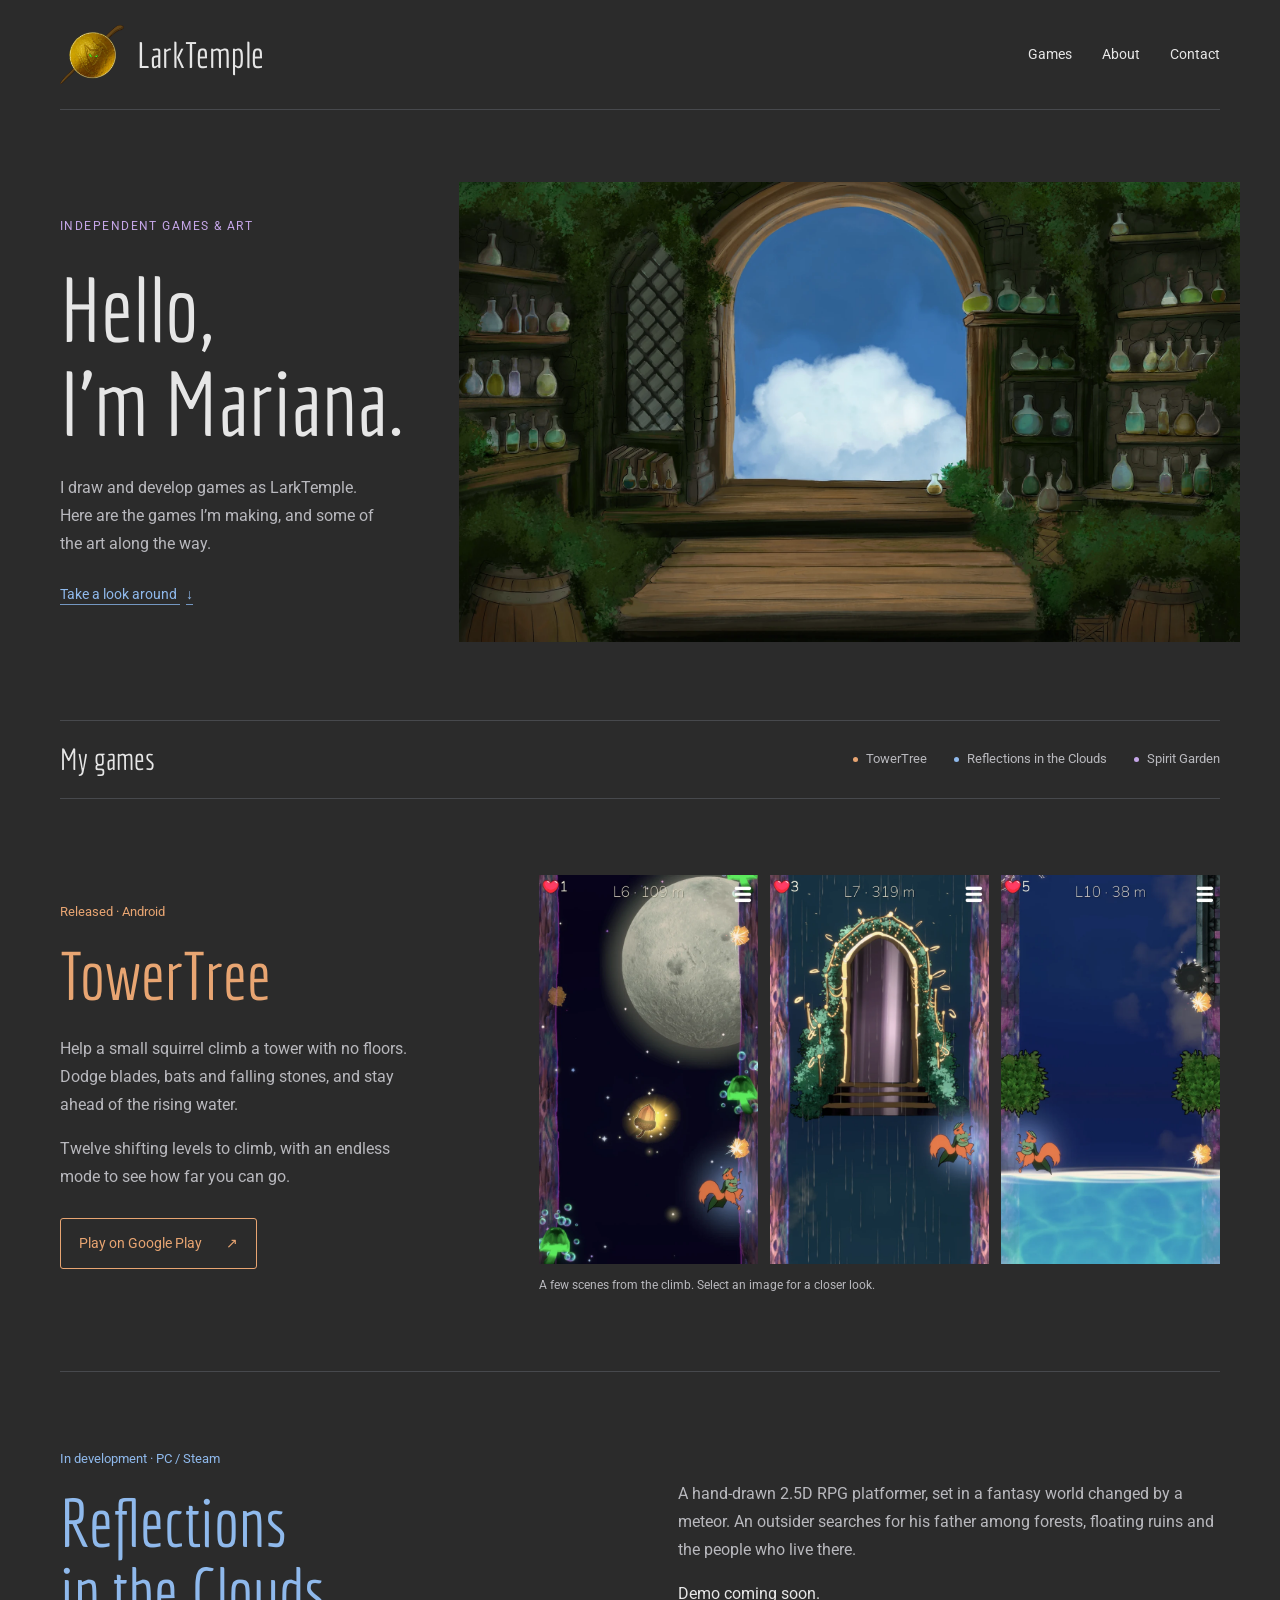
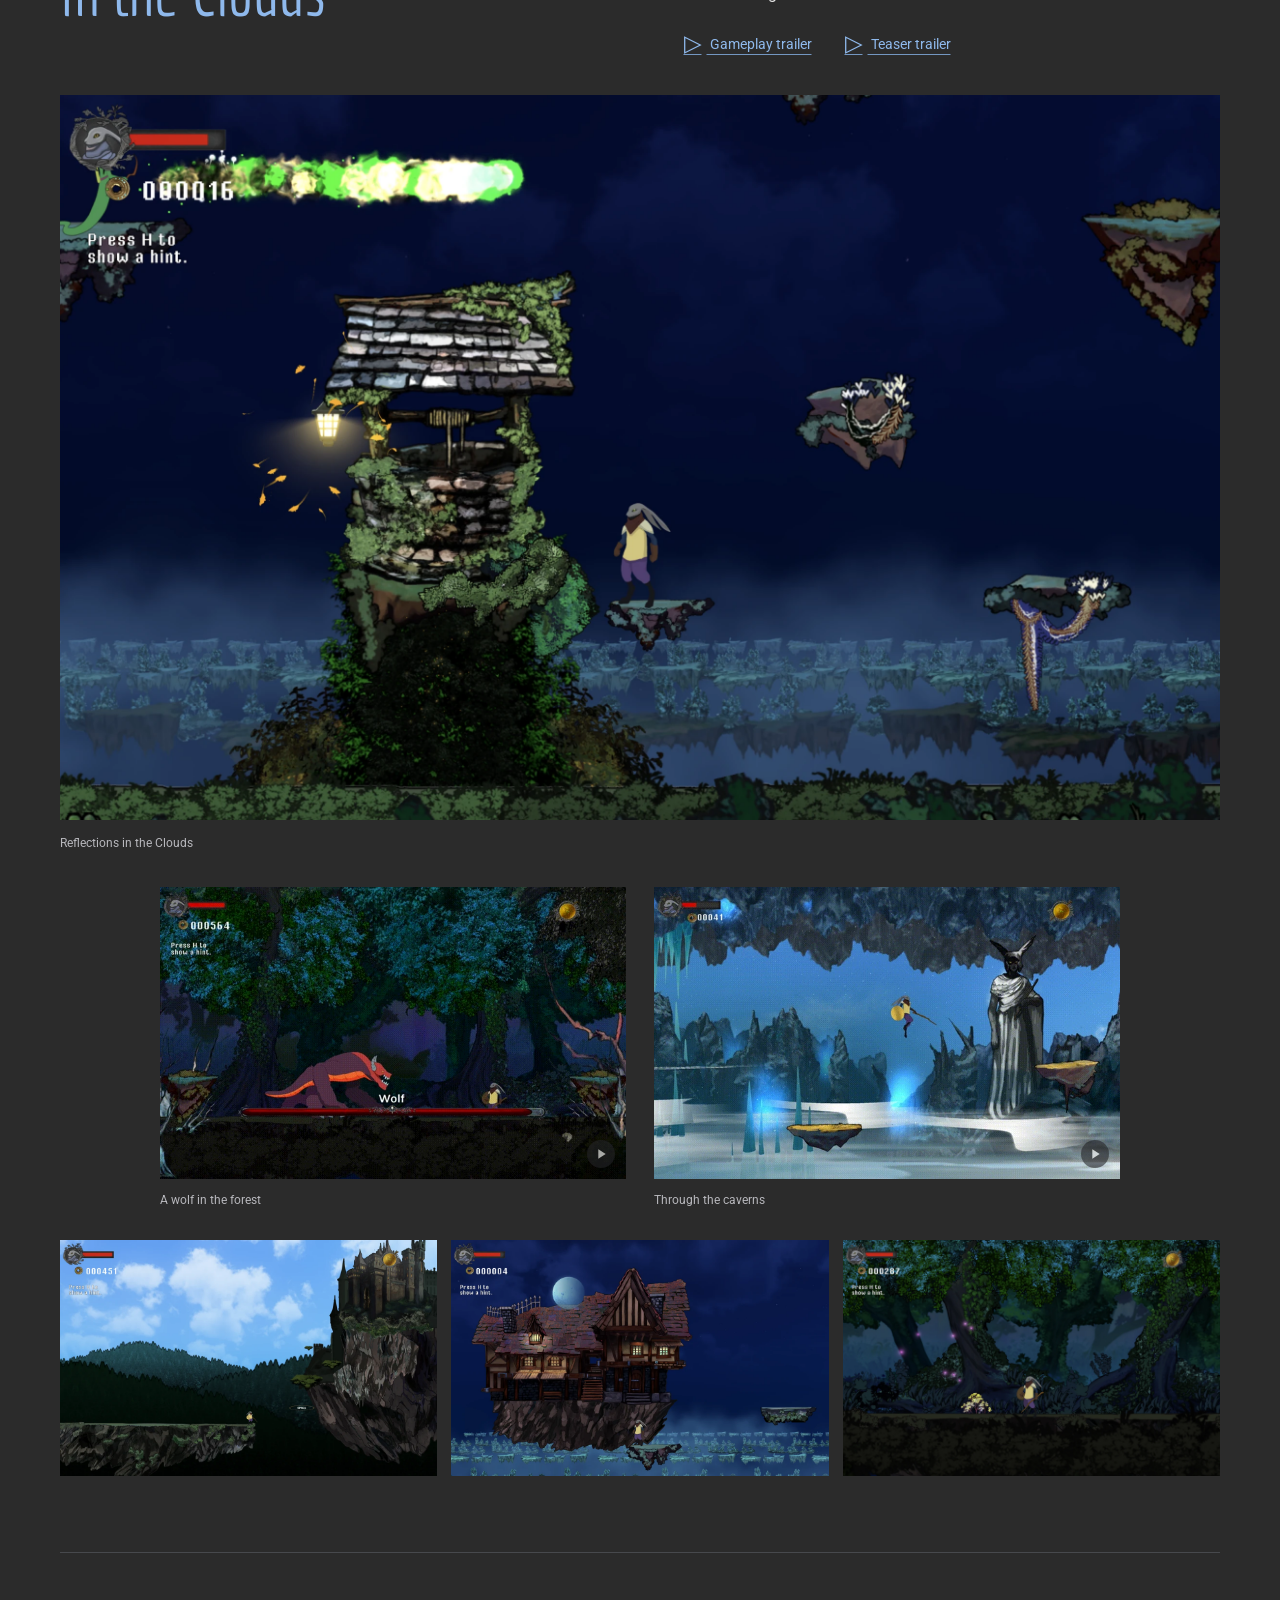
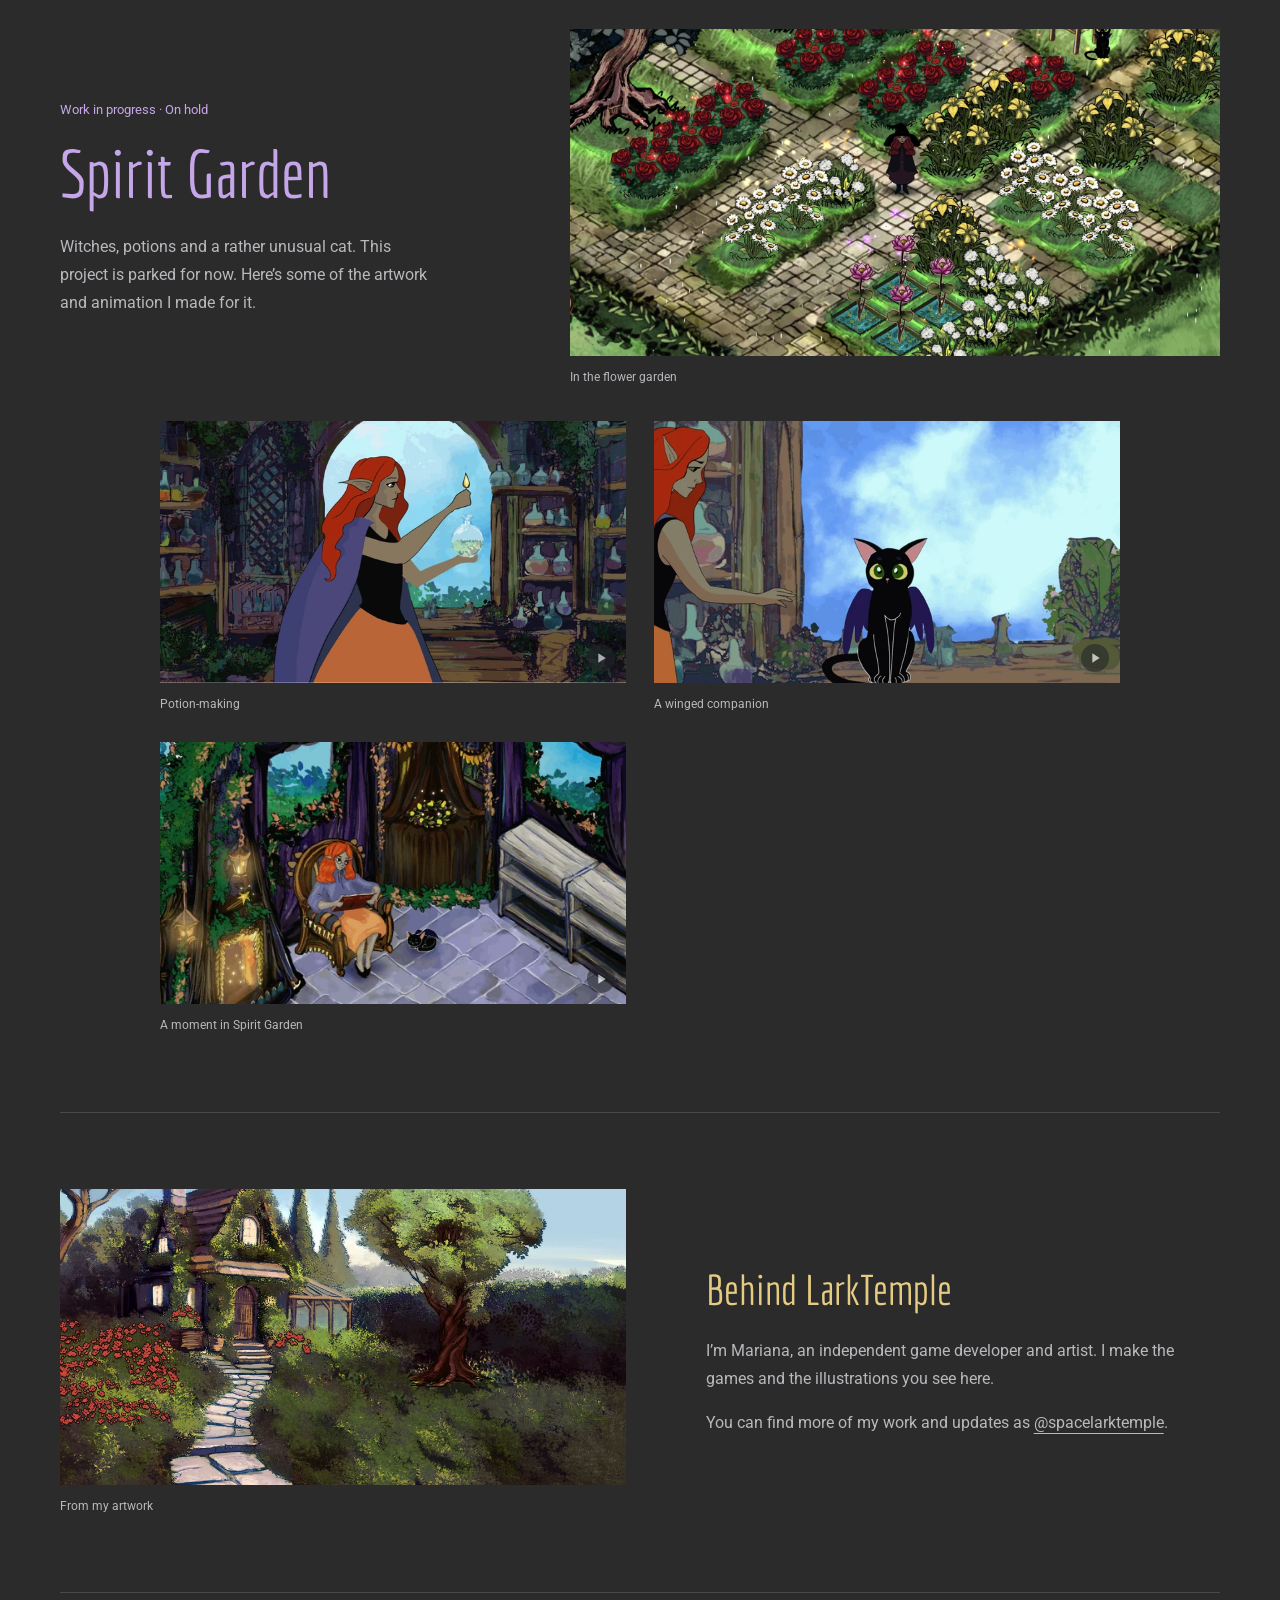
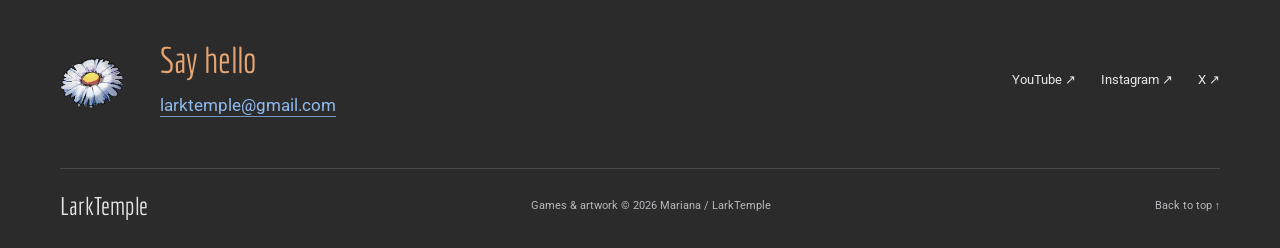
<file: index.html>
<!doctype html>
<html lang="en">
<head>
  <meta charset="utf-8">
  <meta name="viewport" content="width=device-width, initial-scale=1">
  <meta name="theme-color" content="#2b2b2b">
  <meta name="color-scheme" content="dark">
  <title>LarkTemple: Indie games and art by Mariana</title>
  <meta name="description" content="Games, illustrations and animation by Mariana, the developer and artist behind LarkTemple. TowerTree, Reflections in the Clouds and Spirit Garden.">
  <meta property="og:type" content="website">
  <meta property="og:title" content="LarkTemple: Indie games and art by Mariana">
  <meta property="og:site_name" content="LarkTemple">
  <meta property="og:description" content="Explore TowerTree, Reflections in the Clouds and Spirit Garden. Independent games and original art by Mariana.">
  <script type="application/ld+json">
    {
      "@context": "https://schema.org",
      "@type": "WebSite",
      "name": "LarkTemple",
      "url": "https://larktemple.com/"
    }
  </script>
  <link rel="icon" href="assets/art/shield-favicon.png" type="image/png">
  <link rel="preload" href="assets/fonts/economica-400.ttf" as="font" type="font/ttf" crossorigin>
  <link rel="stylesheet" href="styles.css">
  <script src="site.js" defer></script>
</head>
<body>
  <a class="skip-link" href="#main">Skip to content</a>
  <header class="site-header shell" id="top">
    <a class="wordmark" href="#top" aria-label="LarkTemple home"><img src="assets/art/shield-logo.webp" width="240" height="220" alt="">LarkTemple</a>
    <nav aria-label="Main navigation"><a href="#games">Games</a><a href="#about">About</a><a href="#contact">Contact</a></nav>
  </header>

  <main id="main">
    <section class="hero shell" aria-labelledby="intro-heading">
      <div class="hero-copy">
        <p class="small-heading">Independent games &amp; art</p>
        <h1 id="intro-heading">Hello,<br> I’m Mariana.</h1>
        <p>I draw and develop games as LarkTemple. Here are the games I’m making, and some of the art along the way.</p>
        <a class="text-link" href="#games">Take a look around <span aria-hidden="true">↓</span></a>
      </div>
      <figure class="hero-art">
        <a href="assets/art/window-painting.webp" data-lightbox data-caption="A window above the clouds" aria-label="Enlarge the window painting"><img src="assets/art/window-painting.webp" width="2000" height="1177" alt="An arched window opening onto the clouds, framed by ivy, books and shelves of potion bottles" fetchpriority="high"></a>
      </figure>
    </section>

    <section class="games shell" id="games" aria-labelledby="games-heading">
      <div class="games-index">
        <h2 id="games-heading">My games</h2>
        <nav aria-label="Games"><a href="#towertree">TowerTree</a><a href="#reflections">Reflections in the Clouds</a><a href="#spirit-garden">Spirit Garden</a></nav>
      </div>

      <article class="tower project" id="towertree" aria-labelledby="tower-heading">
        <div class="project-copy">
          <p class="project-status">Released · Android</p>
          <h3 id="tower-heading">TowerTree</h3>
          <p>Help a small squirrel climb a tower with no floors. Dodge blades, bats and falling stones, and stay ahead of the rising water.</p>
          <p>Twelve shifting levels to climb, with an endless mode to see how far you can go.</p>
          <a class="store-link" href="https://play.google.com/store/apps/details?id=larktemple.towertree" target="_blank" rel="noopener noreferrer">Play on Google Play <span aria-hidden="true">↗</span></a>
        </div>
        <figure class="tower-figure">
          <div class="tower-gallery">
            <a href="assets/art/tower-moon.webp" data-lightbox data-caption="TowerTree: a climb by moonlight" aria-label="Enlarge TowerTree moon screenshot"><img src="assets/art/tower-moon.webp" width="620" height="1102" alt="A little squirrel climbing past a huge moon and glowing lights" loading="lazy"></a>
            <a href="assets/art/tower-door.webp" data-lightbox data-caption="TowerTree: an overgrown doorway" aria-label="Enlarge TowerTree doorway screenshot"><img src="assets/art/tower-door.webp" width="620" height="1102" alt="A tall, glowing doorway framed by vines in the tower" loading="lazy"></a>
            <a href="assets/art/tower-water.webp" data-lightbox data-caption="TowerTree: keeping ahead of the water" aria-label="Enlarge TowerTree water screenshot"><img src="assets/art/tower-water.webp" width="620" height="1102" alt="The squirrel leaping above rising water beneath a dark blue sky" loading="lazy"></a>
          </div>
          <figcaption>A few scenes from the climb. Select an image for a closer look.</figcaption>
        </figure>
      </article>

      <article class="reflections project" id="reflections" aria-labelledby="reflections-heading">
        <div class="reflections-intro">
          <div>
            <p class="project-status">In development · PC / Steam</p>
            <h3 id="reflections-heading">Reflections<br>in the Clouds</h3>
          </div>
          <div class="project-copy">
            <p>A hand-drawn 2.5D RPG platformer, set in a fantasy world changed by a meteor. An outsider searches for his father among forests, floating ruins and the people who live there.</p>
            <p class="demo-note">Demo coming soon.</p>
            <div class="trailer-links">
              <a class="text-link" href="https://www.youtube.com/watch?v=eDqz9XIHk5o" data-video="eDqz9XIHk5o" data-title="Reflections in the Clouds: Gameplay Trailer" target="_blank" rel="noopener noreferrer"><span class="play-symbol" aria-hidden="true">▷</span> Gameplay trailer</a>
              <a class="text-link" href="https://www.youtube.com/watch?v=PcnxvMXK_Yo" data-video="PcnxvMXK_Yo" data-title="Reflections in the Clouds: Teaser Trailer" target="_blank" rel="noopener noreferrer"><span class="play-symbol" aria-hidden="true">▷</span> Teaser trailer</a>
            </div>
          </div>
        </div>
        <figure class="reflections-figure">
          <a href="assets/art/reflections-well.webp" data-lightbox data-caption="Reflections in the Clouds: the well" aria-label="Enlarge Reflections well screenshot"><img src="assets/art/reflections-well.webp" width="2400" height="1500" alt="A rabbit traveller beside an overgrown stone well and floating platforms under the night sky" loading="lazy"></a>
          <figcaption>Reflections in the Clouds</figcaption>
        </figure>
        <div class="animation-gallery reflections-studies">
          <figure class="animation-study">
            <div class="motion-frame" data-animation="assets/art/wolf-battle.gif" data-poster="assets/art/wolf-battle-still.webp" data-label="Reflections wolf encounter">
              <a class="motion-image" href="assets/art/wolf-battle.gif" data-lightbox data-caption="A wolf in the forest" aria-label="Enlarge Reflections wolf encounter"><img src="assets/art/wolf-battle-still.webp" width="700" height="438" alt="The traveller facing a wolf in a dark forest" loading="lazy"></a>
              <button class="motion-toggle" type="button" aria-label="Play Reflections wolf encounter" title="Play Reflections wolf encounter" hidden>
                <svg class="motion-play" viewBox="0 0 24 24" aria-hidden="true"><path d="M8 5 19 12 8 19Z"/></svg>
                <svg class="motion-pause" viewBox="0 0 24 24" aria-hidden="true"><path d="M7 5h4v14H7zm6 0h4v14h-4z"/></svg>
              </button>
            </div>
            <figcaption>A wolf in the forest</figcaption>
          </figure>
          <figure class="animation-study">
            <div class="motion-frame" data-animation="assets/art/underground-loop.webp" data-poster="assets/art/underground-loop-still.webp" data-label="Reflections underground animation">
              <a class="motion-image" href="assets/art/underground-loop.webp" data-lightbox data-caption="Through the caverns" aria-label="Enlarge Reflections underground animation"><img src="assets/art/underground-loop-still.webp" width="700" height="438" alt="The traveller crossing platforms beside a statue and waterfall" loading="lazy"></a>
              <button class="motion-toggle" type="button" aria-label="Play Reflections underground animation" title="Play Reflections underground animation" hidden>
                <svg class="motion-play" viewBox="0 0 24 24" aria-hidden="true"><path d="M8 5 19 12 8 19Z"/></svg>
                <svg class="motion-pause" viewBox="0 0 24 24" aria-hidden="true"><path d="M7 5h4v14H7zm6 0h4v14h-4z"/></svg>
              </button>
            </div>
            <figcaption>Through the caverns</figcaption>
          </figure>
        </div>
        <div class="reflections-thumbnails">
          <a href="assets/art/reflections-castle.webp" data-lightbox data-caption="Reflections in the Clouds: the castle" aria-label="Enlarge Reflections castle screenshot"><img src="assets/art/reflections-castle.webp" width="1100" height="688" alt="A castle above a cliff under bright summer clouds" loading="lazy"></a>
          <a href="assets/art/reflections-tavern.webp" data-lightbox data-caption="Reflections in the Clouds: the tavern" aria-label="Enlarge Reflections tavern screenshot"><img src="assets/art/reflections-tavern.webp" width="1100" height="688" alt="A timbered tavern perched on a floating island at night" loading="lazy"></a>
          <a href="assets/art/reflections-forest.webp" data-lightbox data-caption="Reflections in the Clouds: the forest" aria-label="Enlarge Reflections forest screenshot"><img src="assets/art/reflections-forest.webp" width="1600" height="1000" alt="A small traveller beneath immense twisted trees in a moonlit forest" loading="lazy"></a>
        </div>
      </article>

      <article class="spirit project" id="spirit-garden" aria-labelledby="garden-heading">
        <div class="spirit-intro">
          <div class="project-copy">
            <p class="project-status">Work in progress · On hold</p>
            <h3 id="garden-heading">Spirit Garden</h3>
            <p>Witches, potions and a rather unusual cat. This project is parked for now. Here’s some of the artwork and animation I made for it.</p>
          </div>
          <figure class="garden-art">
            <a href="assets/art/spirit-flower-garden.webp" data-lightbox data-caption="Spirit Garden: the flower garden" aria-label="Enlarge Spirit Garden flower garden"><img src="assets/art/spirit-flower-garden.webp" width="1800" height="905" alt="A witch among beds of roses, lilies, daisies and lotus flowers, with a black cat nearby" loading="lazy"></a>
            <figcaption>In the flower garden</figcaption>
          </figure>
        </div>
        <div class="animation-gallery spirit-animations">
          <figure class="animation-study">
            <div class="motion-frame" data-animation="assets/art/potion-flower-loop.webp" data-poster="assets/art/potion-flower-loop-still.webp" data-label="potion-making animation">
              <a class="motion-image" href="assets/art/potion-flower-loop.webp" data-lightbox data-caption="Potion-making" aria-label="Enlarge potion-making animation"><img src="assets/art/potion-flower-loop-still.webp" width="700" height="394" alt="A red-haired witch making a flower potion in a room full of plants" loading="lazy"></a>
              <button class="motion-toggle" type="button" aria-label="Play potion-making animation" title="Play potion-making animation" hidden>
                <svg class="motion-play" viewBox="0 0 24 24" aria-hidden="true"><path d="M8 5 19 12 8 19Z"/></svg>
                <svg class="motion-pause" viewBox="0 0 24 24" aria-hidden="true"><path d="M7 5h4v14H7zm6 0h4v14h-4z"/></svg>
              </button>
            </div>
            <figcaption>Potion-making</figcaption>
          </figure>
          <figure class="animation-study">
            <div class="motion-frame" data-animation="assets/art/cat-loop.webp" data-poster="assets/art/cat-loop-still.webp" data-label="winged-cat animation">
              <a class="motion-image" href="assets/art/cat-loop.webp" data-lightbox data-caption="A winged companion" aria-label="Enlarge winged-cat animation"><img src="assets/art/cat-loop-still.webp" width="700" height="394" alt="The witch petting a black cat with little wings" loading="lazy"></a>
              <button class="motion-toggle" type="button" aria-label="Play winged-cat animation" title="Play winged-cat animation" hidden>
                <svg class="motion-play" viewBox="0 0 24 24" aria-hidden="true"><path d="M8 5 19 12 8 19Z"/></svg>
                <svg class="motion-pause" viewBox="0 0 24 24" aria-hidden="true"><path d="M7 5h4v14H7zm6 0h4v14h-4z"/></svg>
              </button>
            </div>
            <figcaption>A winged companion</figcaption>
          </figure>
          <figure class="animation-study">
            <div class="motion-frame" data-animation="assets/art/garden-trailer-loop.gif" data-poster="assets/art/garden-trailer-loop-still.webp" data-label="Spirit Garden trailer animation">
              <a class="motion-image" href="assets/art/garden-trailer-loop.gif" data-lightbox data-caption="A moment in Spirit Garden" aria-label="Enlarge Spirit Garden trailer animation"><img src="assets/art/garden-trailer-loop-still.webp" width="560" height="315" alt="The witch and her cat relaxing in a leafy room with glowing lanterns" loading="lazy"></a>
              <button class="motion-toggle" type="button" aria-label="Play Spirit Garden trailer animation" title="Play Spirit Garden trailer animation" hidden>
                <svg class="motion-play" viewBox="0 0 24 24" aria-hidden="true"><path d="M8 5 19 12 8 19Z"/></svg>
                <svg class="motion-pause" viewBox="0 0 24 24" aria-hidden="true"><path d="M7 5h4v14H7zm6 0h4v14h-4z"/></svg>
              </button>
            </div>
            <figcaption>A moment in Spirit Garden</figcaption>
          </figure>
        </div>
      </article>
    </section>

    <section class="about shell" id="about" aria-labelledby="about-heading">
      <figure class="art-study"><img src="assets/art/garden-study.webp" width="1000" height="524" alt="A winding path through a leafy garden to a small cottage" loading="lazy"><figcaption>From my artwork</figcaption></figure>
      <div class="about-copy">
        <h2 id="about-heading">Behind LarkTemple</h2>
        <p>I’m Mariana, an independent game developer and artist. I make the games and the illustrations you see here.</p>
        <p>You can find more of my work and updates as <a href="https://www.instagram.com/spacelarktemple/" target="_blank" rel="noopener noreferrer">@spacelarktemple</a>.</p>
      </div>
    </section>

    <section class="contact shell" id="contact" aria-labelledby="contact-heading">
      <img src="assets/art/camomile.webp" width="128" height="107" alt="" loading="lazy">
      <div><h2 id="contact-heading">Say hello</h2><a class="contact-email" href="mailto:larktemple@gmail.com">larktemple@gmail.com</a></div>
      <div class="social-links" aria-label="Social profiles"><a href="https://www.youtube.com/@spacelarktemple" target="_blank" rel="noopener noreferrer">YouTube ↗</a><a href="https://www.instagram.com/spacelarktemple/" target="_blank" rel="noopener noreferrer">Instagram ↗</a><a href="https://x.com/spacelarktemple" target="_blank" rel="noopener noreferrer">X ↗</a></div>
    </section>
  </main>

  <footer class="site-footer shell"><a href="#top">LarkTemple</a><p>Games &amp; artwork © <span id="year">2026</span> Mariana / LarkTemple</p><a href="#top">Back to top ↑</a></footer>

  <dialog class="media-dialog" id="media-dialog" aria-labelledby="media-title">
    <div class="dialog-header"><h2 id="media-title">Game media</h2><button class="dialog-close" type="button" aria-label="Close media">Close <span aria-hidden="true">×</span></button></div>
    <div id="media-content"></div>
    <p class="video-fallback" id="video-fallback" hidden><a href="https://www.youtube.com/" target="_blank" rel="noopener noreferrer">Watch on YouTube ↗</a></p>
  </dialog>
</body>
</html>
</file>
<file: styles.css>
@charset "UTF-8";
@font-face{font-family:Economica;src:url("assets/fonts/economica-400.ttf") format("truetype");font-weight:400;font-style:normal;font-display:swap}
@font-face{font-family:Economica;src:url("assets/fonts/economica-700.ttf") format("truetype");font-weight:700;font-style:normal;font-display:swap}
@font-face{font-family:Roboto;src:url("assets/fonts/roboto-400.ttf") format("truetype");font-weight:400;font-style:normal;font-display:swap}
@font-face{font-family:Roboto;src:url("assets/fonts/roboto-500.ttf") format("truetype");font-weight:500;font-style:normal;font-display:swap}
:root{color-scheme:dark;--background:#2b2b2b;--surface:#323437;--ink:#e6e6e6;--muted:#b8b8bd;--orange:#e8a572;--blue:#8fb9ec;--purple:#c5a6e8;--yellow:#e6cc83;--accent:var(--blue);--line:#47494d;--link-line:#7497c2;--control-border:#9b9da3;--hover:#393b40;--heading:Economica,"Arial Narrow",sans-serif;--body:Roboto,Arial,sans-serif}
*{box-sizing:border-box}
html{scroll-behavior:smooth;scroll-padding-top:30px}
body{margin:0;background:var(--background);color:var(--ink);font:400 16px/1.75 var(--body);-webkit-font-smoothing:antialiased}
::selection{background:var(--purple);color:var(--background)}
a{color:inherit;text-underline-offset:5px;text-decoration-thickness:1px}
a:hover{color:var(--accent)}
a:focus-visible,button:focus-visible{outline:2px solid var(--blue);outline-offset:5px}
button{font:inherit}
img,video{display:block;max-width:100%;height:auto}
h1,h2,h3,p,figure{margin:0}
h1,h2,h3{font-family:var(--heading);font-weight:400;line-height:1.04}
h1{font-size:clamp(64px,7vw,94px)}
h2{font-size:42px}
h3{font-size:clamp(52px,5.2vw,72px)}
p+p{margin-top:16px}
.shell{width:min(1160px,calc(100% - 96px));margin-inline:auto}
.skip-link{position:fixed;top:12px;left:12px;z-index:10;background:var(--surface);padding:10px 20px;transform:translateY(-180%)}
.skip-link:focus{transform:none}
.site-header{display:flex;align-items:center;justify-content:space-between;gap:28px;padding-block:25px;border-bottom:1px solid var(--line)}
.wordmark{display:inline-flex;align-items:center;gap:13px;font:400 36px/1 var(--heading);text-decoration:none}
.wordmark img{width:64px;height:59px;object-fit:contain}
nav{display:flex;gap:30px}
nav a{font-size:14px;text-decoration:none;padding-block:8px}
nav a:hover{text-decoration:underline}
.hero{display:grid;grid-template-columns:0.8fr 1.65fr;align-items:center;gap:0;padding-block:72px 78px;min-height:610px}
.hero-copy{position:relative;z-index:1}
.small-heading{font-size:12px;letter-spacing:.12em;text-transform:uppercase;color:var(--purple);margin-bottom:25px}
.hero-copy>p:not(.small-heading){max-width:315px;margin-top:25px;color:var(--muted);font-size:16px}
.hero-copy .text-link{display:inline-block;margin-top:24px}
.hero-art{width:100%;max-width:none;margin-left:20px}.hero-art img{width:100%}
.hero-art figcaption a{text-decoration:none}
.hero-art figcaption a:hover{text-decoration:underline}
.text-link{font-size:14px;color:var(--accent);text-decoration:underline;text-decoration-color:var(--link-line)}
.text-link:hover{text-decoration-color:currentColor}
.text-link>span:last-child{margin-left:6px}
.games-index{display:flex;align-items:center;justify-content:space-between;gap:28px;border-top:1px solid var(--line);border-bottom:1px solid var(--line);padding-block:19px}
.games-index h2{font-size:30px;white-space:nowrap}
.games-index nav{gap:27px}
.games-index nav a{font-size:13px;color:var(--muted);display:inline-flex;align-items:center;gap:8px}
.games-index nav a::before{content:"";width:5px;height:5px;flex-shrink:0;border-radius:50%;background:var(--accent)}
.games-index nav a[href="#towertree"]{--accent:var(--orange)}
.games-index nav a[href="#reflections"]{--accent:var(--blue)}
.games-index nav a[href="#spirit-garden"]{--accent:var(--purple)}
.games-index nav a:hover{color:var(--accent)}
.project{padding-block:76px;border-bottom:1px solid var(--line)}
.tower{--accent:var(--orange)}
.reflections{--accent:var(--blue)}
.spirit{--accent:var(--purple)}
.project h3{color:var(--accent)}
.project-status{color:var(--accent);font-size:13px;margin-bottom:17px}
.project-copy>p:not(.project-status){color:var(--muted)}
.project-copy h3+p{margin-top:25px}
.tower{display:grid;grid-template-columns:.9fr 1.5fr;gap:70px;align-items:center}
.tower .project-copy{max-width:355px}
.store-link{display:inline-flex;align-items:center;gap:24px;border:1px solid var(--accent);border-radius:3px;padding:12px 18px;margin-top:27px;color:var(--accent);font-size:14px;text-decoration:none}
.store-link:hover{background:var(--hover);color:var(--ink)}
.tower-gallery{display:grid;grid-template-columns:repeat(3,minmax(0,1fr));gap:12px}
.tower-gallery a{display:block}
figcaption{font-size:12px;line-height:1.6;color:var(--muted);margin-top:12px}
[data-lightbox]{cursor:zoom-in}
[data-lightbox]:hover img{opacity:.93}
.reflections-intro{display:grid;grid-template-columns:1fr 1fr;gap:75px;align-items:start;margin-bottom:38px}
.reflections-intro .project-copy{padding-top:32px}
.demo-note{color:var(--ink)!important}
.trailer-links{display:flex;gap:27px;flex-wrap:wrap;margin-top:24px}
.play-symbol{font-size:23px;line-height:1;vertical-align:-2px;margin-right:5px}
.reflections-figure{display:grid;grid-template-columns:1fr;gap:14px}
.reflections-thumbnails{display:grid;grid-template-columns:repeat(3,minmax(0,1fr));gap:14px;margin-top:30px}
.reflections-thumbnails img{width:100%;height:auto}
.reflections-figure>a>img{width:100%}.reflections-figure figcaption{margin-top:0}
.spirit{padding-top:76px}
.spirit-intro{display:grid;grid-template-columns:.9fr 1.3fr;gap:60px;align-items:center}
.spirit-intro .project-copy{max-width:375px}
.garden-art{width:100%}
.animation-gallery{display:grid;grid-template-columns:repeat(2,minmax(0,1fr));gap:28px;max-width:960px;margin:34px auto 0}
.animation-study{min-width:0}
.animation-study>a>img{width:100%}
.motion-frame{position:relative}
.motion-image{display:block}
.motion-image img{width:100%;height:auto}
.motion-toggle{position:absolute;bottom:3px;right:3px;display:grid;place-items:center;width:44px;height:44px;padding:0;border:0;background:none;color:#fff;cursor:pointer;opacity:.65;z-index:1}
.motion-toggle::before{content:"";position:absolute;inset:8px;border-radius:50%;background:#252528e6}
.motion-toggle svg{position:relative;width:16px;height:16px;fill:currentColor}
.motion-toggle[hidden]{display:none}
.motion-toggle .motion-pause{display:none}
.motion-frame[data-playing="true"] .motion-play{display:none}
.motion-frame[data-playing="true"] .motion-pause{display:block}
.motion-toggle:hover,.motion-toggle:focus-visible{opacity:1}
.about{display:grid;grid-template-columns:1.1fr 1fr;align-items:center;gap:80px;padding-block:76px}
.about-copy h2{margin-bottom:25px;color:var(--yellow)}
.about-copy p{color:var(--muted)}
.art-study img{width:100%}
.contact{border-top:1px solid var(--line);display:grid;grid-template-columns:75px 1fr auto;gap:25px;align-items:center;padding-block:48px}
.contact>img{width:65px}
.contact h2{font-size:36px;margin-bottom:12px;color:var(--orange)}
.contact-email{font-size:17px;color:var(--blue);text-decoration-color:var(--link-line)}
.social-links{display:flex;gap:25px;font-size:13px}
.social-links a{text-decoration:none;padding-block:10px}
.social-links a:hover{text-decoration:underline;color:var(--purple)}
.site-footer{display:flex;justify-content:space-between;align-items:center;gap:24px;border-top:1px solid var(--line);padding-block:24px 30px;color:var(--muted);font-size:11px}
.site-footer a{text-decoration:none}
.site-footer>a:first-child{font:400 25px/1 var(--heading);color:var(--ink)}
.media-dialog{padding:20px;background:var(--surface);color:var(--ink);border:1px solid var(--line);width:min(1080px,calc(100% - 32px));max-height:calc(100dvh - 32px);overflow:auto}
.media-dialog::backdrop{background:#171719ed}
.dialog-header{display:flex;justify-content:space-between;align-items:center;gap:20px;margin-bottom:20px}
.dialog-header h2{font:400 16px/1.5 var(--body)}
.dialog-close{display:flex;align-items:center;gap:15px;flex-shrink:0;border:1px solid var(--control-border);background:transparent;color:var(--ink);padding:8px 14px;cursor:pointer;font-size:14px}
.dialog-close:hover{background:var(--hover);color:var(--accent)}
.dialog-close span{font-size:24px;line-height:1}
#media-content iframe{display:block;width:100%;aspect-ratio:16/9;border:0}
#media-content>img{max-height:73dvh;width:auto;margin-inline:auto;object-fit:contain}
.video-fallback{font-size:13px;margin-top:14px;text-align:right}
body:has(.media-dialog[open]){overflow:hidden}
@media(min-width:1450px){.hero{min-height:650px}}
@media(max-width:1050px){.shell{width:calc(100% - 64px)}.hero{grid-template-columns:1fr 1.7fr;min-height:530px}.hero-art{margin-left:8px}.tower{gap:40px;grid-template-columns:1fr 1.4fr}.reflections-intro{gap:50px}.reflections-intro .project-copy{padding-top:12px}.spirit-intro{gap:35px}.about{gap:40px}.contact{grid-template-columns:60px 1fr auto;gap:15px}.social-links{gap:15px}}
@media(max-width:760px){.shell{width:calc(100% - 40px)}.site-header{padding-block:22px}.wordmark{font-size:30px;gap:8px}.wordmark img{width:46px;height:42px}nav{gap:22px}.hero{grid-template-columns:1fr;padding-block:44px;gap:24px;min-height:0}.hero-copy{max-width:520px}.hero h1{font-size:70px}.hero h1 br{display:none}.hero h1 br:after{content:" "}.small-heading{margin-bottom:17px}.hero-copy>p:not(.small-heading){max-width:450px;margin-top:22px}.hero-copy .text-link{margin-top:18px}.hero-art{margin:0;width:100%}.games-index{display:block;padding-block:18px}.games-index nav{gap:22px;flex-wrap:wrap;margin-top:9px}.games-index nav a{font-size:12px;padding-block:4px}.project{padding-block:48px}.tower{grid-template-columns:1fr;gap:32px}.tower .project-copy{max-width:520px}h3{font-size:56px}.project-copy h3+p{margin-top:20px}.store-link{margin-top:24px}.tower-gallery{gap:12px}.tower-figure{width:100%;max-width:560px;justify-self:center}.reflections-intro{grid-template-columns:1fr;gap:24px;margin-bottom:29px}.reflections-intro .project-copy{padding:0;max-width:560px}.reflections-figure{grid-template-columns:1fr;gap:10px}.reflections-thumbnails{grid-template-columns:repeat(3,minmax(0,1fr));gap:10px}.spirit-intro{grid-template-columns:1fr;gap:12px}.spirit-intro .project-copy{max-width:530px}.garden-art{max-width:540px;justify-self:center}.animation-gallery{gap:20px;margin-top:26px}.about{grid-template-columns:1fr;gap:25px;padding-block:48px}.about-copy{order:-1;max-width:550px}.about-copy h2{margin-bottom:20px}.art-study{max-width:540px}.contact{grid-template-columns:52px 1fr;padding-block:35px;gap:18px}.contact>img{width:50px}.social-links{grid-column:2;gap:24px}.contact-email{font-size:16px}.site-footer{flex-wrap:wrap;gap:14px}.site-footer p{order:3;flex-basis:100%;margin:0}.media-dialog{padding:14px}.dialog-header h2{font-size:14px}}
@media(max-width:460px){.site-header nav{gap:17px}.site-header nav a{font-size:12px}.wordmark{font-size:27px}.wordmark img{width:36px;height:33px}.hero{padding-top:37px;gap:30px}.hero h1{font-size:62px}.hero h1 br{display:block}.hero-copy>p:not(.small-heading){font-size:15px}.games-index nav{gap:8px 19px}.games-index h2{font-size:28px}.tower-gallery{gap:8px}.project-copy{font-size:15px}.trailer-links{gap:14px 23px}.trailer-links .text-link{font-size:13px}.reflections-thumbnails{gap:7px}.animation-gallery{grid-template-columns:1fr;gap:24px;max-width:440px}.about-copy{font-size:15px}.contact{gap:13px}.social-links{gap:22px}.dialog-header{align-items:start}.dialog-close{padding:6px 9px;gap:8px}.media-dialog{width:calc(100% - 20px);max-height:calc(100dvh - 20px)}}
@media(prefers-reduced-motion:reduce){html{scroll-behavior:auto}*,*::before,*::after{animation:none!important;transition:none!important}}
</file>
